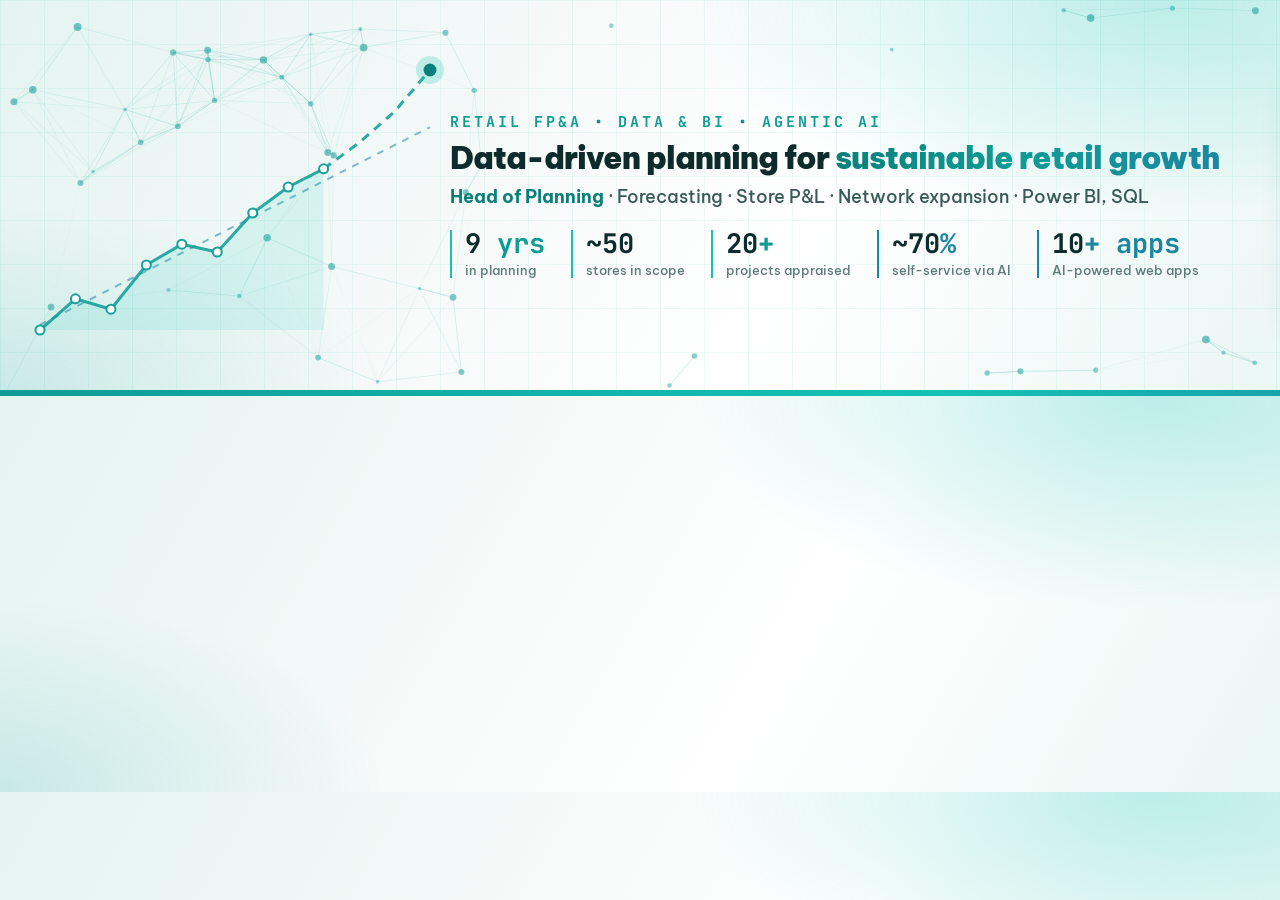
<file: banners/banner.html>
<!doctype html>
<!-- Ảnh bìa LinkedIn (?v=linkedin, 1584×396) và Zalo (?v=zalo, 1280×800), nền sáng, tiếng Anh.
     Xuất ảnh: banners/make-banners.bat -->
<html><head><meta charset="utf-8">
<link rel="stylesheet" href="https://fonts.googleapis.com/css2?family=Be+Vietnam+Pro:wght@400;500;600;700;800;900&family=JetBrains+Mono:wght@500;700&display=swap">
<style>
  :root { --ink: #0D2B2A; --ink-2: #3A5A57; --muted: #5F7C78; --teal: #0E9C95; --teal-d: #0B7F79; --teal-3: #14C3B5; --amber: #1C86A0; --line: rgba(14,156,149,.28); }
  * { margin: 0; padding: 0; box-sizing: border-box; }
  html, body { overflow: hidden; }
  body { font-family: "Be Vietnam Pro", Arial, sans-serif; color: var(--ink); position: relative;
    background: radial-gradient(ellipse 60% 90% at 90% 0%, rgba(20,195,181,.26), transparent 60%), radial-gradient(ellipse 50% 80% at 0% 100%, rgba(15,163,160,.16), transparent 60%), linear-gradient(120deg, #E4F4F1 0%, #F6FAF9 40%, #FFFFFF 62%, #EAF7F4 100%); }
  svg.bg { position: absolute; inset: 0; width: 100%; height: 100%; }
  .grid { position: absolute; inset: 0; background-image: linear-gradient(rgba(14,156,149,.06) 1px, transparent 1px), linear-gradient(90deg, rgba(14,156,149,.06) 1px, transparent 1px); background-size: 44px 44px; }
  .bar { position: absolute; left: 0; right: 0; bottom: 0; height: 6px; background: linear-gradient(90deg, var(--teal), var(--teal-3) 60%, var(--amber)); }
  .kicker { font-family: "JetBrains Mono", monospace; font-weight: 700; color: var(--teal); letter-spacing: 3px; text-transform: uppercase; }
  .kicker span { color: var(--amber); }
  h1 { font-weight: 900; letter-spacing: -1px; line-height: 1.06; color: var(--ink); }
  h1 em { font-style: normal; background: linear-gradient(100deg, var(--teal-d), var(--teal) 45%, var(--amber)); -webkit-background-clip: text; color: transparent; }
  .sub { color: var(--ink-2); font-weight: 500; }
  .sub b { color: var(--teal-d); font-weight: 700; }
  .kpis { display: flex; }
  .kpi { border-left: 2.5px solid var(--teal-3); }
  .kpi b { display: block; font-family: "JetBrains Mono", monospace; font-weight: 700; color: var(--ink); line-height: 1; }
  .kpi b i { font-style: normal; color: var(--teal); }
  .kpi small { display: block; color: var(--muted); line-height: 1.25; font-weight: 500; }
  .kpi.ai { border-left-color: var(--amber); }
  .kpi.ai b i { color: var(--amber); }
  .link { display: flex; align-items: center; background: rgba(255,255,255,.85); border: 1.5px solid var(--line); border-radius: 18px; box-shadow: 0 10px 30px rgba(13,60,56,.10); }
  .qr { background: #fff; border-radius: 10px; flex: none; border: 1px solid rgba(14,156,149,.18); }
  .qr img { display: block; width: 100%; height: 100%; }
  .link .t small { display: block; color: var(--teal); font-weight: 700; letter-spacing: 1.5px; text-transform: uppercase; }
  .link .t b { display: block; color: var(--ink); font-weight: 700; }
  .link .t b span { color: var(--teal); }
  .link .t em { display: block; font-style: normal; color: var(--ink-2); font-weight: 500; }

  /* ===== LinkedIn 1584×396 — ảnh đại diện che góc dưới trái, nội dung dồn sang phải ===== */
  body.linkedin { width: 1584px; height: 396px; }
  .linkedin .wrap { position: absolute; left: 450px; right: 64px; top: 0; bottom: 6px; display: flex; align-items: center; gap: 40px; }
  .linkedin .main { flex: 1; min-width: 0; }
  .linkedin .kicker { font-size: 15px; }
  .linkedin h1 { font-size: 31px; margin: 10px 0 10px; white-space: nowrap; }
  .linkedin .sub { font-size: 18px; white-space: nowrap; }
  .linkedin .kpis { gap: 26px; margin-top: 22px; }
  .linkedin .kpi { padding-left: 13px; }
  .linkedin .kpi b { font-size: 27px; }
  .linkedin .kpi small { font-size: 13px; margin-top: 5px; }
  .linkedin .link { flex-direction: column; gap: 12px; padding: 16px 16px 14px; text-align: center; width: 232px; }
  .linkedin .qr { width: 132px; height: 132px; padding: 9px; }
  .linkedin .link .t small { font-size: 10.5px; letter-spacing: 1px; white-space: nowrap; }
  .linkedin .link .t b { font-size: 13.5px; margin-top: 3px; }
  .linkedin .link .t em { font-size: 12px; margin-top: 4px; }

  /* ===== Zalo 1280×800 — ảnh đại diện che giữa phía dưới, nội dung ở nửa trên ===== */
  body.zalo { width: 1280px; height: 800px; }
  .zalo .wrap { position: absolute; left: 0; right: 0; top: 74px; display: flex; flex-direction: column; align-items: center; text-align: center; }
  .zalo .kicker { font-size: 17px; }
  .zalo h1 { font-size: 58px; margin: 18px 0 14px; max-width: 1000px; }
  .zalo .sub { font-size: 23px; }
  .zalo .kpis { gap: 34px; margin-top: 30px; }
  .zalo .kpi { padding-left: 15px; text-align: left; }
  .zalo .kpi b { font-size: 34px; }
  .zalo .kpi small { font-size: 15px; margin-top: 6px; }
  .zalo .main { display: flex; flex-direction: column; align-items: center; }
  .zalo .link { gap: 18px; padding: 12px 22px 12px 12px; margin-top: 34px; }
  .zalo .qr { width: 92px; height: 92px; padding: 7px; }
  .zalo .link .t { text-align: left; }
  .zalo .link .t small { font-size: 13px; }
  .zalo .link .t b { font-size: 22px; margin-top: 4px; }
  .zalo .link .t em { font-size: 16px; margin-top: 4px; }
</style></head>
<body>
<svg class="bg" id="bg"></svg>
<div class="grid"></div>
<div class="wrap" id="wrap"></div>
<div class="bar"></div>
<script>
  var v = /v=zalo/.test(location.search) ? 'zalo' : 'linkedin';
  document.body.className = v;
  var W = v === 'zalo' ? 1280 : 1584, H = v === 'zalo' ? 800 : 396;
  var URL_TXT = 'tranquangvinh-portfolio<span>.netlify.app</span>';

  var T = {
    linkedin: {
      kicker: 'Retail FP&amp;A <span>•</span> Data &amp; BI <span>•</span> Agentic AI',
      h1: 'Data-driven planning for <em>sustainable retail growth</em>',
      sub: '<b>Head of Planning</b> · Forecasting · Store P&amp;L · Network expansion · Power BI, SQL',
      kpis: [['9', ' yrs', 'in planning'], ['~50', '', 'stores in scope'], ['20', '+', 'projects appraised'], ['~70', '%', 'self-service via AI', 1], ['10', '+ apps', 'AI-powered web apps', 1]],
      link: ['Work portfolio &amp; contact', 'tranquangvinh-portfolio<br><span>.netlify.app</span>', 'trquangvinh39@gmail.com'],
    },
    zalo: {
      kicker: 'Retail FP&amp;A <span>•</span> Data &amp; BI <span>•</span> Agentic AI',
      h1: 'Data-driven planning for<br><em>sustainable retail growth</em>',
      sub: '<b>Head of Planning</b> · Forecasting · Store P&amp;L · Network expansion · Power BI, SQL',
      kpis: [['9', ' yrs', 'in planning'], ['~50', '', 'stores in scope'], ['20', '+', 'projects appraised'], ['~70', '%', 'self-service via AI', 1], ['10', '+ apps', 'AI-powered web apps', 1]],
      link: ['Work portfolio &amp; contact', URL_TXT, 'trquangvinh39@gmail.com'],
    },
  }[v];

  document.getElementById('wrap').innerHTML =
    '<div class="main"><p class="kicker">' + T.kicker + '</p><h1>' + T.h1 + '</h1><p class="sub">' + T.sub + '</p>' +
    '<div class="kpis">' + T.kpis.map(function (k) { return '<div class="kpi' + (k[3] ? ' ai' : '') + '"><b>' + k[0] + '<i>' + k[1] + '</i></b><small>' + k[2] + '</small></div>'; }).join('') + '</div>' +
    (v === 'zalo' ? linkHtml() : '') + '</div>' + (v === 'linkedin' ? linkHtml() : '');
  function linkHtml() { return '<div class="link"><div class="qr"><img src="../cv/qr-portfolio.svg" alt=""></div><div class="t"><small>' + T.link[0] + '</small><b>' + T.link[1] + '</b><em>' + T.link[2] + '</em></div></div>'; }

  // Nền: mạng lưới 50 điểm (= 50 cửa hàng) + đường thực hiện / dự báo / kế hoạch, cố định theo hạt giống
  var seed = 11;
  function rnd() { seed = (seed * 1664525 + 1013904223) >>> 0; return seed / 4294967296; }
  var s = '', pts = [];
  // Vùng đặt điểm: LinkedIn rải bên trái (dưới ảnh đại diện mờ), Zalo rải quanh viền
  for (var i = 0; i < 50; i++) {
    var x, y;
    if (v === 'linkedin') { x = rnd() * 520; y = rnd() * H; if (rnd() < .35) { x = 420 + rnd() * (W - 420); y = rnd() < .5 ? rnd() * 50 : H - rnd() * 60; } }
    else { var side = rnd(); if (side < .35) { x = rnd() * 230; y = rnd() * H; } else if (side < .7) { x = W - rnd() * 230; y = rnd() * H; } else { x = rnd() * W; y = H - rnd() * 210; } }
    pts.push([x, y, 1.6 + rnd() * 2.4]);
  }
  for (var a = 0; a < pts.length; a++) for (var b = a + 1; b < pts.length; b++) {
    var d = Math.hypot(pts[a][0] - pts[b][0], pts[a][1] - pts[b][1]);
    if (d < 140) s += '<line x1="' + pts[a][0] + '" y1="' + pts[a][1] + '" x2="' + pts[b][0] + '" y2="' + pts[b][1] + '" stroke="rgba(14,156,149,' + ((1 - d / 140) * .28).toFixed(3) + ')" stroke-width="1"/>';
  }
  pts.forEach(function (p) { s += '<circle cx="' + p[0] + '" cy="' + p[1] + '" r="' + p[2] + '" fill="rgba(14,156,149,' + (.25 + p[2] / 12).toFixed(2) + ')"/>'; });

  // Biểu đồ thực hiện - dự báo - kế hoạch
  var cx0, cx1, cy0, cy1;
  if (v === 'linkedin') { cx0 = 40; cx1 = 430; cy0 = 330; cy1 = 70; } else { cx0 = 60; cx1 = W - 60; cy0 = 770; cy1 = 560; }
  var act = [0, .12, .08, .25, .33, .3, .45, .55, .62], n = 12;
  function X(i) { return cx0 + (cx1 - cx0) * i / (n - 1); }
  function Y(f) { return cy0 - (cy0 - cy1) * f; }
  var ap = act.map(function (f, i) { return X(i) + ',' + Y(f); }).join(' ');
  var fc = [[8, .62], [9, .72], [10, .84], [11, 1]].map(function (q) { return X(q[0]) + ',' + Y(q[1]); }).join(' ');
  s += '<line x1="' + X(0) + '" y1="' + Y(.02) + '" x2="' + X(11) + '" y2="' + Y(.78) + '" stroke="rgba(28,134,160,.55)" stroke-width="2" stroke-dasharray="7 7"/>';
  s += '<polygon points="' + X(0) + ',' + cy0 + ' ' + ap + ' ' + X(8) + ',' + cy0 + '" fill="rgba(20,195,181,.12)"/>';
  s += '<polyline points="' + ap + '" fill="none" stroke="rgba(14,156,149,.85)" stroke-width="3" stroke-linejoin="round"/>';
  s += '<polyline points="' + fc + '" fill="none" stroke="rgba(14,156,149,.85)" stroke-width="3" stroke-dasharray="9 7"/>';
  act.forEach(function (f, i) { s += '<circle cx="' + X(i) + '" cy="' + Y(f) + '" r="4.5" fill="#fff" stroke="rgba(14,156,149,.95)" stroke-width="2"/>'; });
  s += '<circle cx="' + X(11) + '" cy="' + Y(1) + '" r="14" fill="rgba(20,195,181,.22)"/><circle cx="' + X(11) + '" cy="' + Y(1) + '" r="6.5" fill="#0B7F79"/>';
  var bg = document.getElementById('bg');
  bg.setAttribute('viewBox', '0 0 ' + W + ' ' + H);
  bg.innerHTML = s;
</script>
</body></html>
</file>
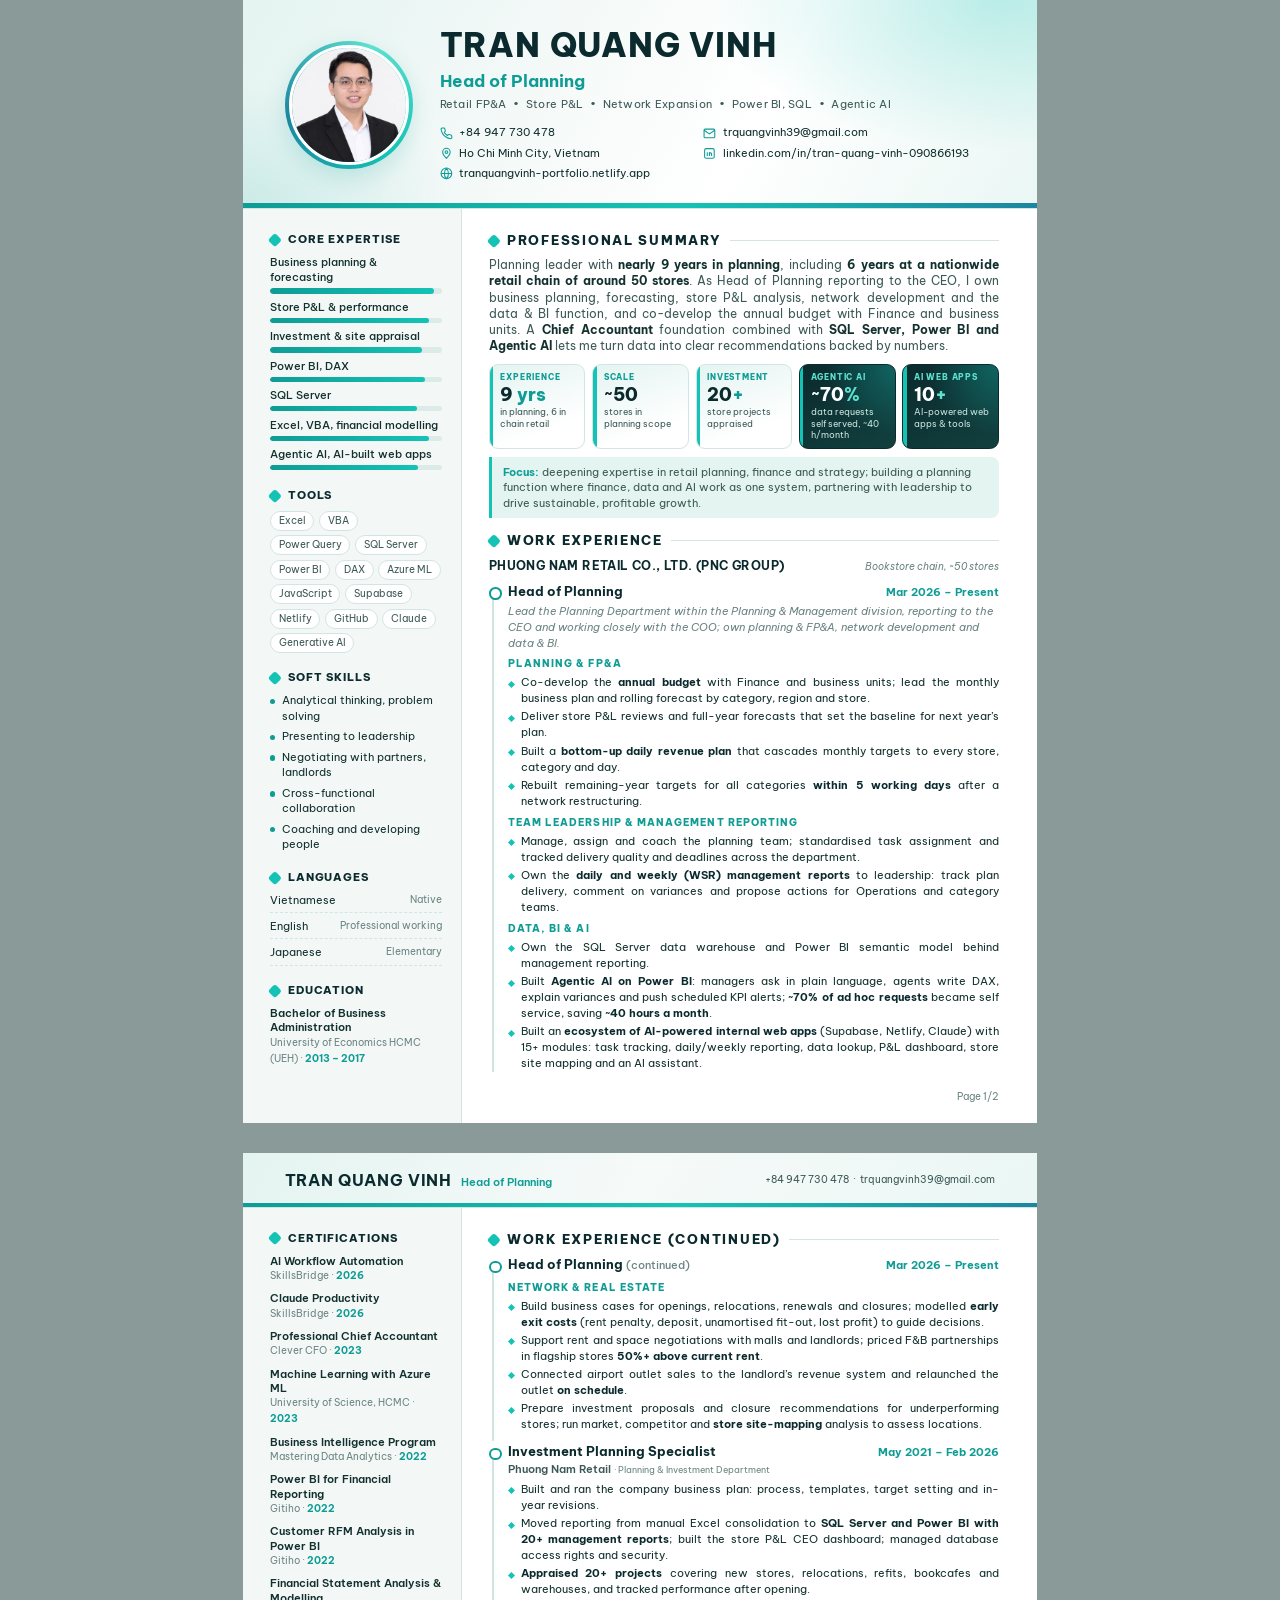
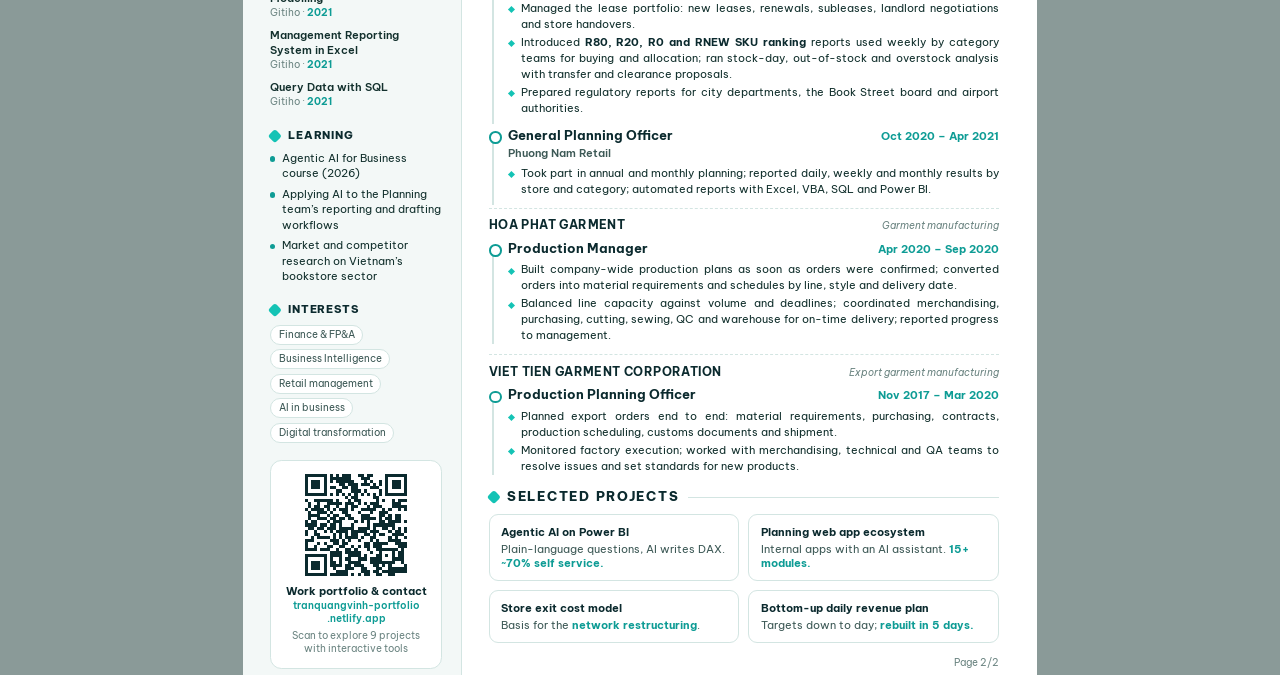
<file: cv/cv-en.html>
<!doctype html>
<html lang="en">
<head>
<meta charset="utf-8">
<title>CV Tran Quang Vinh — Head of Planning</title>
<link rel="stylesheet" href="https://fonts.googleapis.com/css2?family=Be+Vietnam+Pro:ital,wght@0,400;0,500;0,600;0,700;0,800;1,400&display=swap">
<link rel="stylesheet" href="cv.css">
</head>
<body>

<!-- ======================= PAGE 1 ======================= -->
<section class="page">
  <header class="hd">
    <div class="photo"><img src="../web/assets/avatar.jpg" alt="Tran Quang Vinh"></div>
    <div class="hd-main">
      <h1>TRAN QUANG VINH</h1>
      <p class="role">Head of Planning</p>
      <p class="tags">Retail FP&amp;A &nbsp;•&nbsp; Store P&amp;L &nbsp;•&nbsp; Network Expansion &nbsp;•&nbsp; Power BI, SQL &nbsp;•&nbsp; Agentic AI</p>
      <div class="contacts">
        <span><svg viewBox="0 0 24 24"><path d="M22 16.9v3a2 2 0 0 1-2.2 2 19.8 19.8 0 0 1-8.6-3.1 19.5 19.5 0 0 1-6-6A19.8 19.8 0 0 1 2.1 4.2 2 2 0 0 1 4.1 2h3a2 2 0 0 1 2 1.7c.1.9.4 1.8.7 2.7a2 2 0 0 1-.5 2.1L8 9.8a16 16 0 0 0 6 6l1.3-1.3a2 2 0 0 1 2.1-.4c.9.3 1.8.6 2.7.7a2 2 0 0 1 1.7 2z"/></svg>+84 947 730 478</span>
        <span><svg viewBox="0 0 24 24"><rect x="2" y="4" width="20" height="16" rx="2"/><path d="m22 6-10 7L2 6"/></svg>trquangvinh39@gmail.com</span>
        <span><svg viewBox="0 0 24 24"><path d="M12 21s-7-6.2-7-11.5A7 7 0 0 1 19 9.5C19 14.8 12 21 12 21z"/><circle cx="12" cy="9.5" r="2.5"/></svg>Ho Chi Minh City, Vietnam</span>
        <span><svg viewBox="0 0 24 24"><rect x="3" y="3" width="18" height="18" rx="3"/><path d="M8 10v7M8 7v.01M12 17v-4a2 2 0 0 1 4 0v4M12 10v7"/></svg><a href="https://www.linkedin.com/in/tran-quang-vinh-090866193/">linkedin.com/in/tran-quang-vinh-090866193</a></span>
        <span><svg viewBox="0 0 24 24"><circle cx="12" cy="12" r="10"/><path d="M2 12h20M12 2a15 15 0 0 1 0 20M12 2a15 15 0 0 0 0 20"/></svg><a href="https://tranquangvinh-portfolio.netlify.app/#en">tranquangvinh-portfolio.netlify.app</a></span>
      </div>
    </div>
  </header>

  <div class="body">
    <aside class="side">
      <div>
        <h2>Core Expertise</h2>
        <div class="bars">
          <div class="bar-row"><div>Business planning &amp; forecasting</div><div class="bar"><i style="width:95%"></i></div></div>
          <div class="bar-row"><div>Store P&amp;L &amp; performance</div><div class="bar"><i style="width:92%"></i></div></div>
          <div class="bar-row"><div>Investment &amp; site appraisal</div><div class="bar"><i style="width:88%"></i></div></div>
          <div class="bar-row"><div>Power BI, DAX</div><div class="bar"><i style="width:90%"></i></div></div>
          <div class="bar-row"><div>SQL Server</div><div class="bar"><i style="width:85%"></i></div></div>
          <div class="bar-row"><div>Excel, VBA, financial modelling</div><div class="bar"><i style="width:92%"></i></div></div>
          <div class="bar-row"><div>Agentic AI, AI-built web apps</div><div class="bar"><i style="width:86%"></i></div></div>
        </div>
      </div>

      <div>
        <h2>Tools</h2>
        <div class="chips">
          <span class="chip">Excel</span><span class="chip">VBA</span><span class="chip">Power Query</span><span class="chip">SQL Server</span><span class="chip">Power BI</span><span class="chip">DAX</span><span class="chip">Azure ML</span><span class="chip">JavaScript</span><span class="chip">Supabase</span><span class="chip">Netlify</span><span class="chip">GitHub</span><span class="chip">Claude</span><span class="chip">Generative AI</span>
        </div>
      </div>

      <div>
        <h2>Soft Skills</h2>
        <ul class="list">
          <li>Analytical thinking, problem solving</li>
          <li>Presenting to leadership</li>
          <li>Negotiating with partners, landlords</li>
          <li>Cross-functional collaboration</li>
          <li>Coaching and developing people</li>
        </ul>
      </div>

      <div>
        <h2>Languages</h2>
        <div class="lang">
          <div><span>Vietnamese</span><small>Native</small></div>
          <div><span>English</span><small>Professional working</small></div>
          <div><span>Japanese</span><small>Elementary</small></div>
        </div>
      </div>

      <div>
        <h2>Education</h2>
        <div class="cert"><b>Bachelor of Business Administration</b><small>University of Economics HCMC (UEH) · <em>2013 – 2017</em></small></div>
      </div>
    </aside>

    <main class="main">
      <section>
        <h2>Professional Summary</h2>
        <p class="summary">Planning leader with <b>nearly 9 years in planning</b>, including <b>6 years at a nationwide retail chain of around 50 stores</b>. As Head of Planning reporting to the CEO, I own business planning, forecasting, store P&amp;L analysis, network development and the data &amp; BI function, and co-develop the annual budget with Finance and business units. A <b>Chief Accountant</b> foundation combined with <b>SQL Server, Power BI and Agentic AI</b> lets me turn data into clear recommendations backed by numbers.</p>
        <div class="kpis">
          <div class="kpi"><i>Experience</i><b>9 <em>yrs</em></b><span>in planning, 6 in chain retail</span></div>
          <div class="kpi"><i>Scale</i><b>~50</b><span>stores in planning scope</span></div>
          <div class="kpi"><i>Investment</i><b>20<em>+</em></b><span>store projects appraised</span></div>
          <div class="kpi ai"><i>Agentic AI</i><b>~70<em>%</em></b><span>data requests self served, ~40 h/month</span></div>
          <div class="kpi ai"><i>AI Web Apps</i><b>10<em>+</em></b><span>AI-powered web apps &amp; tools</span></div>
        </div>
        <p class="goal"><b>Focus:</b> deepening expertise in retail planning, finance and strategy; building a planning function where finance, data and AI work as one system, partnering with leadership to drive sustainable, profitable growth.</p>
      </section>

      <section>
        <h2>Work Experience</h2>
        <div class="co-hd" style="margin-bottom:2mm"><b>PHUONG NAM RETAIL CO., LTD. (PNC GROUP)</b><small>Bookstore chain, ~50 stores</small></div>

        <div class="job">
          <div class="job-hd"><span class="job-role">Head of Planning</span><span class="job-date">Mar 2026 – Present</span></div>
          <p class="job-sum">Lead the Planning Department within the Planning &amp; Management division, reporting to the CEO and working closely with the COO; own planning &amp; FP&amp;A, network development and data &amp; BI.</p>

          <p class="grp">Planning &amp; FP&amp;A</p>
          <ul class="pts">
            <li>Co-develop the <b>annual budget</b> with Finance and business units; lead the monthly business plan and rolling forecast by category, region and store.</li>
            <li>Deliver store P&amp;L reviews and full-year forecasts that set the baseline for next year’s plan.</li>
            <li>Built a <b>bottom-up daily revenue plan</b> that cascades monthly targets to every store, category and day.</li>
            <li>Rebuilt remaining-year targets for all categories <b>within 5 working days</b> after a network restructuring.</li>
          </ul>

          <p class="grp">Team Leadership &amp; Management Reporting</p>
          <ul class="pts">
            <li>Manage, assign and coach the planning team; standardised task assignment and tracked delivery quality and deadlines across the department.</li>
            <li>Own the <b>daily and weekly (WSR) management reports</b> to leadership: track plan delivery, comment on variances and propose actions for Operations and category teams.</li>
          </ul>

          <p class="grp">Data, BI &amp; AI</p>
          <ul class="pts">
            <li>Own the SQL Server data warehouse and Power BI semantic model behind management reporting.</li>
            <li>Built <b>Agentic AI on Power BI</b>: managers ask in plain language, agents write DAX, explain variances and push scheduled KPI alerts; <b>~70% of ad hoc requests</b> became self service, saving <b>~40 hours a month</b>.</li>
            <li>Built an <b>ecosystem of AI-powered internal web apps</b> (Supabase, Netlify, Claude) with 15+ modules: task tracking, daily/weekly reporting, data lookup, P&amp;L dashboard, store site mapping and an AI assistant.</li>
          </ul>

        </div>
      </section>
      <p class="foot">Page 1/2</p>
    </main>
  </div>
</section>

<!-- ======================= PAGE 2 ======================= -->
<section class="page">
  <header class="hd2"><b>TRAN QUANG VINH<small>Head of Planning</small></b><span>+84 947 730 478 &nbsp;·&nbsp; trquangvinh39@gmail.com</span></header>

  <div class="body">
    <aside class="side">
      <div>
        <h2>Certifications</h2>
        <div class="certs">
          <div class="cert"><b>AI Workflow Automation</b><small>SkillsBridge · <em>2026</em></small></div>
          <div class="cert"><b>Claude Productivity</b><small>SkillsBridge · <em>2026</em></small></div>
          <div class="cert"><b>Professional Chief Accountant</b><small>Clever CFO · <em>2023</em></small></div>
          <div class="cert"><b>Machine Learning with Azure ML</b><small>University of Science, HCMC · <em>2023</em></small></div>
          <div class="cert"><b>Business Intelligence Program</b><small>Mastering Data Analytics · <em>2022</em></small></div>
          <div class="cert"><b>Power BI for Financial Reporting</b><small>Gitiho · <em>2022</em></small></div>
          <div class="cert"><b>Customer RFM Analysis in Power BI</b><small>Gitiho · <em>2022</em></small></div>
          <div class="cert"><b>Financial Statement Analysis &amp; Modelling</b><small>Gitiho · <em>2021</em></small></div>
          <div class="cert"><b>Management Reporting System in Excel</b><small>Gitiho · <em>2021</em></small></div>
          <div class="cert"><b>Query Data with SQL</b><small>Gitiho · <em>2021</em></small></div>
        </div>
      </div>

      <div>
        <h2>Learning</h2>
        <ul class="list">
          <li>Agentic AI for Business course (2026)</li>
          <li>Applying AI to the Planning team’s reporting and drafting workflows</li>
          <li>Market and competitor research on Vietnam’s bookstore sector</li>
        </ul>
      </div>

      <div>
        <h2>Interests</h2>
        <div class="chips">
          <span class="chip">Finance &amp; FP&amp;A</span><span class="chip">Business Intelligence</span><span class="chip">Retail management</span><span class="chip">AI in business</span><span class="chip">Digital transformation</span>
        </div>
      </div>

      <div class="qr-box">
        <img src="qr-portfolio.svg" alt="Portfolio QR code">
        <b>Work portfolio &amp; contact</b>
        <a href="https://tranquangvinh-portfolio.netlify.app/#en">tranquangvinh-portfolio<br>.netlify.app</a>
        <small>Scan to explore 9 projects with interactive tools</small>
      </div>
    </aside>

    <main class="main">
      <section>
        <h2>Work Experience (continued)</h2>

        <div class="job">
          <div class="job-hd"><span class="job-role">Head of Planning <small style="font-weight:500;color:var(--muted);font-size:8pt">(continued)</small></span><span class="job-date">Mar 2026 – Present</span></div>
          <p class="grp">Network &amp; Real Estate</p>
          <ul class="pts">
            <li>Build business cases for openings, relocations, renewals and closures; modelled <b>early exit costs</b> (rent penalty, deposit, unamortised fit-out, lost profit) to guide decisions.</li>
            <li>Support rent and space negotiations with malls and landlords; priced F&amp;B partnerships in flagship stores <b>50%+ above current rent</b>.</li>
            <li>Connected airport outlet sales to the landlord’s revenue system and relaunched the outlet <b>on schedule</b>.</li>
            <li>Prepare investment proposals and closure recommendations for underperforming stores; run market, competitor and <b>store site-mapping</b> analysis to assess locations.</li>
          </ul>
        </div>

        <div class="job">
          <div class="job-hd"><span class="job-role">Investment Planning Specialist</span><span class="job-date">May 2021 – Feb 2026</span></div>
          <p class="job-org">Phuong Nam Retail <small>· Planning &amp; Investment Department</small></p>
          <ul class="pts">
            <li>Built and ran the company business plan: process, templates, target setting and in-year revisions.</li>
            <li>Moved reporting from manual Excel consolidation to <b>SQL Server and Power BI with 20+ management reports</b>; built the store P&amp;L CEO dashboard; managed database access rights and security.</li>
            <li><b>Appraised 20+ projects</b> covering new stores, relocations, refits, bookcafes and warehouses, and tracked performance after opening.</li>
            <li>Managed the lease portfolio: new leases, renewals, subleases, landlord negotiations and store handovers.</li>
            <li>Introduced <b>R80, R20, R0 and RNEW SKU ranking</b> reports used weekly by category teams for buying and allocation; ran stock-day, out-of-stock and overstock analysis with transfer and clearance proposals.</li>
            <li>Prepared regulatory reports for city departments, the Book Street board and airport authorities.</li>
          </ul>
        </div>

        <div class="job">
          <div class="job-hd"><span class="job-role">General Planning Officer</span><span class="job-date">Oct 2020 – Apr 2021</span></div>
          <p class="job-org">Phuong Nam Retail</p>
          <ul class="pts">
            <li>Took part in annual and monthly planning; reported daily, weekly and monthly results by store and category; automated reports with Excel, VBA, SQL and Power BI.</li>
          </ul>
        </div>

        <div class="co">
          <div class="co-hd"><b>HOA PHAT GARMENT</b><small>Garment manufacturing</small></div>
          <div class="job" style="margin-top:1.6mm">
            <div class="job-hd"><span class="job-role">Production Manager</span><span class="job-date">Apr 2020 – Sep 2020</span></div>
            <ul class="pts">
              <li>Built company-wide production plans as soon as orders were confirmed; converted orders into material requirements and schedules by line, style and delivery date.</li>
              <li>Balanced line capacity against volume and deadlines; coordinated merchandising, purchasing, cutting, sewing, QC and warehouse for on-time delivery; reported progress to management.</li>
            </ul>
          </div>
        </div>

        <div class="co">
          <div class="co-hd"><b>VIET TIEN GARMENT CORPORATION</b><small>Export garment manufacturing</small></div>
          <div class="job" style="margin-top:1.6mm">
            <div class="job-hd"><span class="job-role">Production Planning Officer</span><span class="job-date">Nov 2017 – Mar 2020</span></div>
            <ul class="pts">
              <li>Planned export orders end to end: material requirements, purchasing, contracts, production scheduling, customs documents and shipment.</li>
              <li>Monitored factory execution; worked with merchandising, technical and QA teams to resolve issues and set standards for new products.</li>
            </ul>
          </div>
        </div>
      </section>

      <section>
        <h2>Selected Projects</h2>
        <div class="projects">
          <div class="proj"><b>Agentic AI on Power BI</b><p>Plain-language questions, AI writes DAX. <em>~70% self service.</em></p></div>
          <div class="proj"><b>Planning web app ecosystem</b><p>Internal apps with an AI assistant. <em>15+ modules.</em></p></div>
          <div class="proj"><b>Store exit cost model</b><p>Basis for the <em>network restructuring</em>.</p></div>
          <div class="proj"><b>Bottom-up daily revenue plan</b><p>Targets down to day; <em>rebuilt in 5 days.</em></p></div>
        </div>
      </section>
      <p class="foot">Page 2/2</p>
    </main>
  </div>
</section>
</body>
</html>
</file>
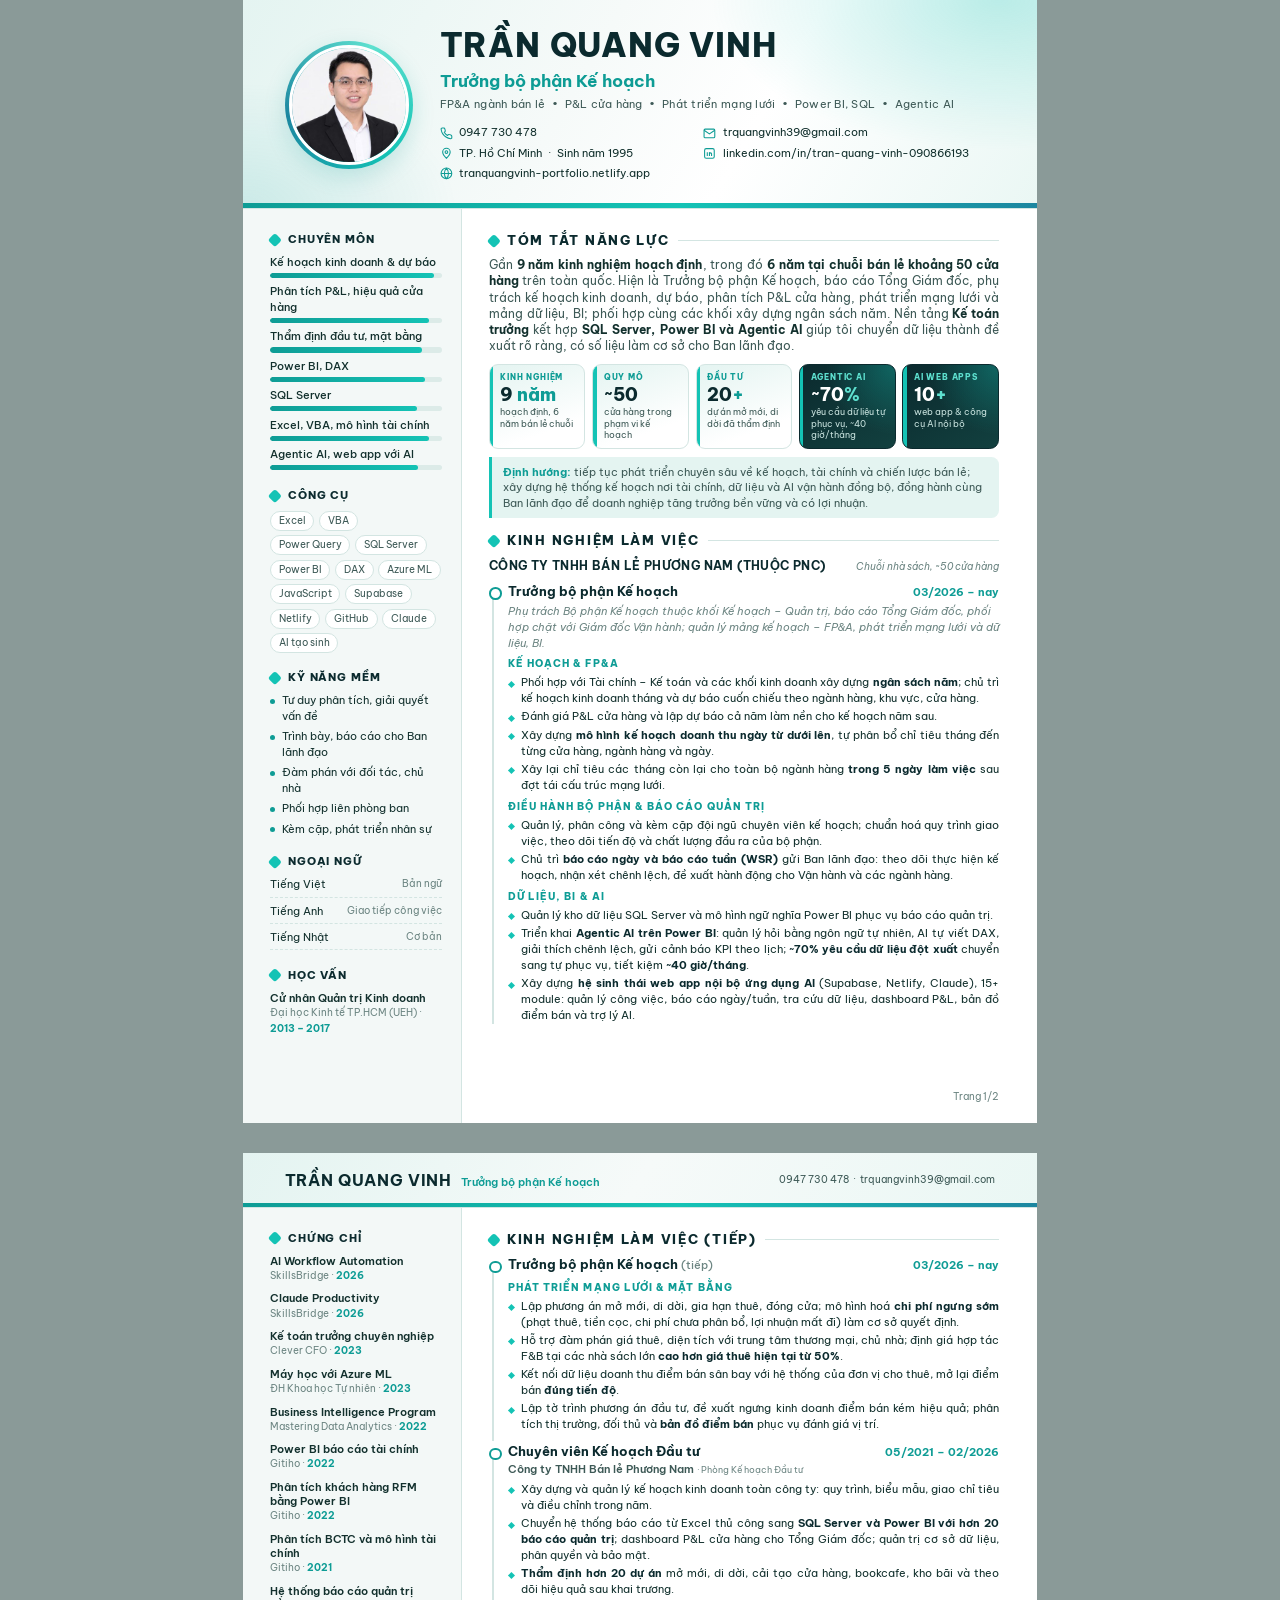
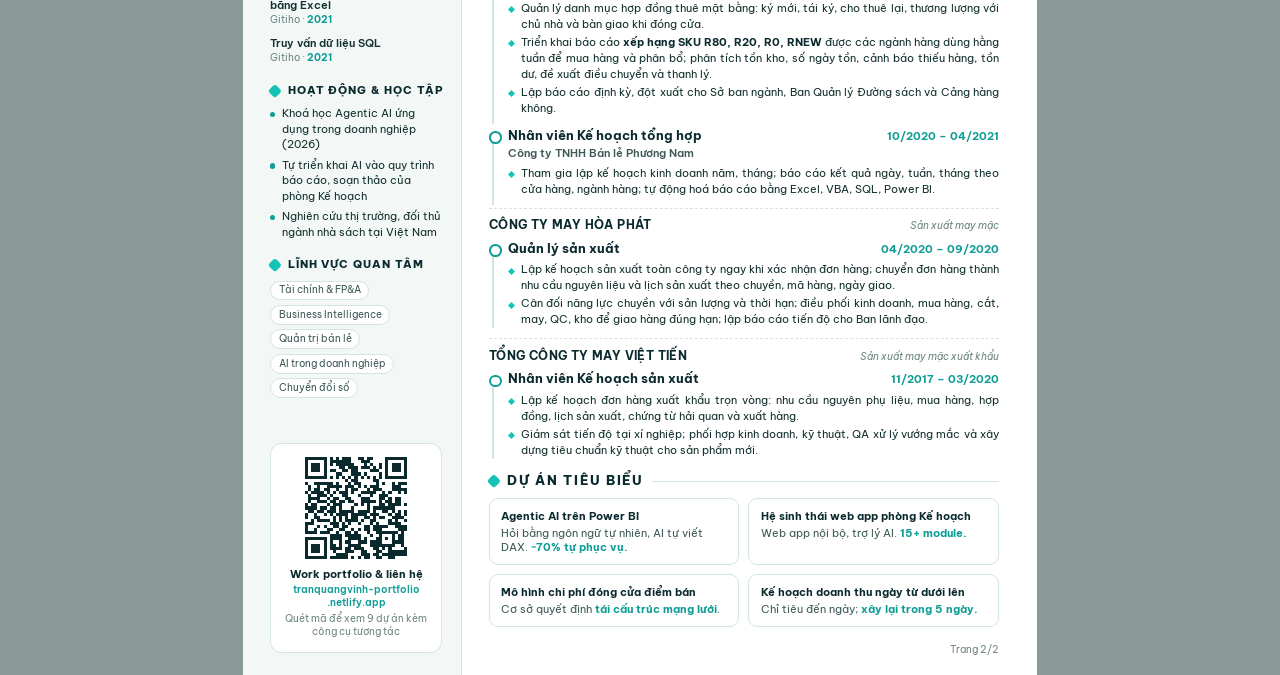
<file: cv/cv-vi.html>
<!doctype html>
<html lang="vi">
<head>
<meta charset="utf-8">
<title>CV Trần Quang Vinh — Trưởng bộ phận Kế hoạch</title>
<link rel="stylesheet" href="https://fonts.googleapis.com/css2?family=Be+Vietnam+Pro:ital,wght@0,400;0,500;0,600;0,700;0,800;1,400&display=swap">
<link rel="stylesheet" href="cv.css">
</head>
<body>

<!-- ======================= TRANG 1 ======================= -->
<section class="page">
  <header class="hd">
    <div class="photo"><img src="../web/assets/avatar.jpg" alt="Trần Quang Vinh"></div>
    <div class="hd-main">
      <h1>TRẦN QUANG VINH</h1>
      <p class="role">Trưởng bộ phận Kế hoạch</p>
      <p class="tags">FP&amp;A ngành bán lẻ &nbsp;•&nbsp; P&amp;L cửa hàng &nbsp;•&nbsp; Phát triển mạng lưới &nbsp;•&nbsp; Power BI, SQL &nbsp;•&nbsp; Agentic AI</p>
      <div class="contacts">
        <span><svg viewBox="0 0 24 24"><path d="M22 16.9v3a2 2 0 0 1-2.2 2 19.8 19.8 0 0 1-8.6-3.1 19.5 19.5 0 0 1-6-6A19.8 19.8 0 0 1 2.1 4.2 2 2 0 0 1 4.1 2h3a2 2 0 0 1 2 1.7c.1.9.4 1.8.7 2.7a2 2 0 0 1-.5 2.1L8 9.8a16 16 0 0 0 6 6l1.3-1.3a2 2 0 0 1 2.1-.4c.9.3 1.8.6 2.7.7a2 2 0 0 1 1.7 2z"/></svg>0947 730 478</span>
        <span><svg viewBox="0 0 24 24"><rect x="2" y="4" width="20" height="16" rx="2"/><path d="m22 6-10 7L2 6"/></svg>trquangvinh39@gmail.com</span>
        <span><svg viewBox="0 0 24 24"><path d="M12 21s-7-6.2-7-11.5A7 7 0 0 1 19 9.5C19 14.8 12 21 12 21z"/><circle cx="12" cy="9.5" r="2.5"/></svg>TP. Hồ Chí Minh &nbsp;·&nbsp; Sinh năm 1995</span>
        <span><svg viewBox="0 0 24 24"><rect x="3" y="3" width="18" height="18" rx="3"/><path d="M8 10v7M8 7v.01M12 17v-4a2 2 0 0 1 4 0v4M12 10v7"/></svg><a href="https://www.linkedin.com/in/tran-quang-vinh-090866193/">linkedin.com/in/tran-quang-vinh-090866193</a></span>
        <span><svg viewBox="0 0 24 24"><circle cx="12" cy="12" r="10"/><path d="M2 12h20M12 2a15 15 0 0 1 0 20M12 2a15 15 0 0 0 0 20"/></svg><a href="https://tranquangvinh-portfolio.netlify.app">tranquangvinh-portfolio.netlify.app</a></span>
      </div>
    </div>
  </header>

  <div class="body">
    <aside class="side">
      <div>
        <h2>Chuyên môn</h2>
        <div class="bars">
          <div class="bar-row"><div>Kế hoạch kinh doanh &amp; dự báo</div><div class="bar"><i style="width:95%"></i></div></div>
          <div class="bar-row"><div>Phân tích P&amp;L, hiệu quả cửa hàng</div><div class="bar"><i style="width:92%"></i></div></div>
          <div class="bar-row"><div>Thẩm định đầu tư, mặt bằng</div><div class="bar"><i style="width:88%"></i></div></div>
          <div class="bar-row"><div>Power BI, DAX</div><div class="bar"><i style="width:90%"></i></div></div>
          <div class="bar-row"><div>SQL Server</div><div class="bar"><i style="width:85%"></i></div></div>
          <div class="bar-row"><div>Excel, VBA, mô hình tài chính</div><div class="bar"><i style="width:92%"></i></div></div>
          <div class="bar-row"><div>Agentic AI, web app với AI</div><div class="bar"><i style="width:86%"></i></div></div>
        </div>
      </div>

      <div>
        <h2>Công cụ</h2>
        <div class="chips">
          <span class="chip">Excel</span><span class="chip">VBA</span><span class="chip">Power Query</span><span class="chip">SQL Server</span><span class="chip">Power BI</span><span class="chip">DAX</span><span class="chip">Azure ML</span><span class="chip">JavaScript</span><span class="chip">Supabase</span><span class="chip">Netlify</span><span class="chip">GitHub</span><span class="chip">Claude</span><span class="chip">AI tạo sinh</span>
        </div>
      </div>

      <div>
        <h2>Kỹ năng mềm</h2>
        <ul class="list">
          <li>Tư duy phân tích, giải quyết vấn đề</li>
          <li>Trình bày, báo cáo cho Ban lãnh đạo</li>
          <li>Đàm phán với đối tác, chủ nhà</li>
          <li>Phối hợp liên phòng ban</li>
          <li>Kèm cặp, phát triển nhân sự</li>
        </ul>
      </div>

      <div>
        <h2>Ngoại ngữ</h2>
        <div class="lang">
          <div><span>Tiếng Việt</span><small>Bản ngữ</small></div>
          <div><span>Tiếng Anh</span><small>Giao tiếp công việc</small></div>
          <div><span>Tiếng Nhật</span><small>Cơ bản</small></div>
        </div>
      </div>

      <div>
        <h2>Học vấn</h2>
        <div class="cert"><b>Cử nhân Quản trị Kinh doanh</b><small>Đại học Kinh tế TP.HCM (UEH) · <em>2013 – 2017</em></small></div>
      </div>
    </aside>

    <main class="main">
      <section>
        <h2>Tóm tắt năng lực</h2>
        <p class="summary">Gần <b>9 năm kinh nghiệm hoạch định</b>, trong đó <b>6 năm tại chuỗi bán lẻ khoảng 50 cửa hàng</b> trên toàn quốc. Hiện là Trưởng bộ phận Kế hoạch, báo cáo Tổng Giám đốc, phụ trách kế hoạch kinh doanh, dự báo, phân tích P&amp;L cửa hàng, phát triển mạng lưới và mảng dữ liệu, BI; phối hợp cùng các khối xây dựng ngân sách năm. Nền tảng <b>Kế toán trưởng</b> kết hợp <b>SQL Server, Power BI và Agentic AI</b> giúp tôi chuyển dữ liệu thành đề xuất rõ ràng, có số liệu làm cơ sở cho Ban lãnh đạo.</p>
        <div class="kpis">
          <div class="kpi"><i>Kinh nghiệm</i><b>9 <em>năm</em></b><span>hoạch định, 6 năm bán lẻ chuỗi</span></div>
          <div class="kpi"><i>Quy mô</i><b>~50</b><span>cửa hàng trong phạm vi kế hoạch</span></div>
          <div class="kpi"><i>Đầu tư</i><b>20<em>+</em></b><span>dự án mở mới, di dời đã thẩm định</span></div>
          <div class="kpi ai"><i>Agentic AI</i><b>~70<em>%</em></b><span>yêu cầu dữ liệu tự phục vụ, ~40 giờ/tháng</span></div>
          <div class="kpi ai"><i>AI Web Apps</i><b>10<em>+</em></b><span>web app &amp; công cụ AI nội bộ</span></div>
        </div>
        <p class="goal"><b>Định hướng:</b> tiếp tục phát triển chuyên sâu về kế hoạch, tài chính và chiến lược bán lẻ; xây dựng hệ thống kế hoạch nơi tài chính, dữ liệu và AI vận hành đồng bộ, đồng hành cùng Ban lãnh đạo để doanh nghiệp tăng trưởng bền vững và có lợi nhuận.</p>
      </section>

      <section>
        <h2>Kinh nghiệm làm việc</h2>
        <div class="co-hd" style="margin-bottom:2mm"><b>CÔNG TY TNHH BÁN LẺ PHƯƠNG NAM (THUỘC PNC)</b><small>Chuỗi nhà sách, ~50 cửa hàng</small></div>

        <div class="job">
          <div class="job-hd"><span class="job-role">Trưởng bộ phận Kế hoạch</span><span class="job-date">03/2026 – nay</span></div>
          <p class="job-sum">Phụ trách Bộ phận Kế hoạch thuộc khối Kế hoạch – Quản trị, báo cáo Tổng Giám đốc, phối hợp chặt với Giám đốc Vận hành; quản lý mảng kế hoạch – FP&amp;A, phát triển mạng lưới và dữ liệu, BI.</p>

          <p class="grp">Kế hoạch &amp; FP&amp;A</p>
          <ul class="pts">
            <li>Phối hợp với Tài chính – Kế toán và các khối kinh doanh xây dựng <b>ngân sách năm</b>; chủ trì kế hoạch kinh doanh tháng và dự báo cuốn chiếu theo ngành hàng, khu vực, cửa hàng.</li>
            <li>Đánh giá P&amp;L cửa hàng và lập dự báo cả năm làm nền cho kế hoạch năm sau.</li>
            <li>Xây dựng <b>mô hình kế hoạch doanh thu ngày từ dưới lên</b>, tự phân bổ chỉ tiêu tháng đến từng cửa hàng, ngành hàng và ngày.</li>
            <li>Xây lại chỉ tiêu các tháng còn lại cho toàn bộ ngành hàng <b>trong 5 ngày làm việc</b> sau đợt tái cấu trúc mạng lưới.</li>
          </ul>

          <p class="grp">Điều hành bộ phận &amp; báo cáo quản trị</p>
          <ul class="pts">
            <li>Quản lý, phân công và kèm cặp đội ngũ chuyên viên kế hoạch; chuẩn hoá quy trình giao việc, theo dõi tiến độ và chất lượng đầu ra của bộ phận.</li>
            <li>Chủ trì <b>báo cáo ngày và báo cáo tuần (WSR)</b> gửi Ban lãnh đạo: theo dõi thực hiện kế hoạch, nhận xét chênh lệch, đề xuất hành động cho Vận hành và các ngành hàng.</li>
          </ul>

          <p class="grp">Dữ liệu, BI &amp; AI</p>
          <ul class="pts">
            <li>Quản lý kho dữ liệu SQL Server và mô hình ngữ nghĩa Power BI phục vụ báo cáo quản trị.</li>
            <li>Triển khai <b>Agentic AI trên Power BI</b>: quản lý hỏi bằng ngôn ngữ tự nhiên, AI tự viết DAX, giải thích chênh lệch, gửi cảnh báo KPI theo lịch; <b>~70% yêu cầu dữ liệu đột xuất</b> chuyển sang tự phục vụ, tiết kiệm <b>~40 giờ/tháng</b>.</li>
            <li>Xây dựng <b>hệ sinh thái web app nội bộ ứng dụng AI</b> (Supabase, Netlify, Claude), 15+ module: quản lý công việc, báo cáo ngày/tuần, tra cứu dữ liệu, dashboard P&amp;L, bản đồ điểm bán và trợ lý AI.</li>
          </ul>

        </div>
      </section>
      <p class="foot">Trang 1/2</p>
    </main>
  </div>
</section>

<!-- ======================= TRANG 2 ======================= -->
<section class="page">
  <header class="hd2"><b>TRẦN QUANG VINH<small>Trưởng bộ phận Kế hoạch</small></b><span>0947 730 478 &nbsp;·&nbsp; trquangvinh39@gmail.com</span></header>

  <div class="body">
    <aside class="side">
      <div>
        <h2>Chứng chỉ</h2>
        <div class="certs">
          <div class="cert"><b>AI Workflow Automation</b><small>SkillsBridge · <em>2026</em></small></div>
          <div class="cert"><b>Claude Productivity</b><small>SkillsBridge · <em>2026</em></small></div>
          <div class="cert"><b>Kế toán trưởng chuyên nghiệp</b><small>Clever CFO · <em>2023</em></small></div>
          <div class="cert"><b>Máy học với Azure ML</b><small>ĐH Khoa học Tự nhiên · <em>2023</em></small></div>
          <div class="cert"><b>Business Intelligence Program</b><small>Mastering Data Analytics · <em>2022</em></small></div>
          <div class="cert"><b>Power BI báo cáo tài chính</b><small>Gitiho · <em>2022</em></small></div>
          <div class="cert"><b>Phân tích khách hàng RFM bằng Power BI</b><small>Gitiho · <em>2022</em></small></div>
          <div class="cert"><b>Phân tích BCTC và mô hình tài chính</b><small>Gitiho · <em>2021</em></small></div>
          <div class="cert"><b>Hệ thống báo cáo quản trị bằng Excel</b><small>Gitiho · <em>2021</em></small></div>
          <div class="cert"><b>Truy vấn dữ liệu SQL</b><small>Gitiho · <em>2021</em></small></div>
        </div>
      </div>

      <div>
        <h2>Hoạt động &amp; học tập</h2>
        <ul class="list">
          <li>Khoá học Agentic AI ứng dụng trong doanh nghiệp (2026)</li>
          <li>Tự triển khai AI vào quy trình báo cáo, soạn thảo của phòng Kế hoạch</li>
          <li>Nghiên cứu thị trường, đối thủ ngành nhà sách tại Việt Nam</li>
        </ul>
      </div>

      <div>
        <h2>Lĩnh vực quan tâm</h2>
        <div class="chips">
          <span class="chip">Tài chính &amp; FP&amp;A</span><span class="chip">Business Intelligence</span><span class="chip">Quản trị bán lẻ</span><span class="chip">AI trong doanh nghiệp</span><span class="chip">Chuyển đổi số</span>
        </div>
      </div>

      <div class="qr-box">
        <img src="qr-portfolio.svg" alt="QR portfolio">
        <b>Work portfolio &amp; liên hệ</b>
        <a href="https://tranquangvinh-portfolio.netlify.app">tranquangvinh-portfolio<br>.netlify.app</a>
        <small>Quét mã để xem 9 dự án kèm công cụ tương tác</small>
      </div>
    </aside>

    <main class="main">
      <section>
        <h2>Kinh nghiệm làm việc (tiếp)</h2>

        <div class="job">
          <div class="job-hd"><span class="job-role">Trưởng bộ phận Kế hoạch <small style="font-weight:500;color:var(--muted);font-size:8pt">(tiếp)</small></span><span class="job-date">03/2026 – nay</span></div>
          <p class="grp">Phát triển mạng lưới &amp; mặt bằng</p>
          <ul class="pts">
            <li>Lập phương án mở mới, di dời, gia hạn thuê, đóng cửa; mô hình hoá <b>chi phí ngưng sớm</b> (phạt thuê, tiền cọc, chi phí chưa phân bổ, lợi nhuận mất đi) làm cơ sở quyết định.</li>
            <li>Hỗ trợ đàm phán giá thuê, diện tích với trung tâm thương mại, chủ nhà; định giá hợp tác F&amp;B tại các nhà sách lớn <b>cao hơn giá thuê hiện tại từ 50%</b>.</li>
            <li>Kết nối dữ liệu doanh thu điểm bán sân bay với hệ thống của đơn vị cho thuê, mở lại điểm bán <b>đúng tiến độ</b>.</li>
            <li>Lập tờ trình phương án đầu tư, đề xuất ngưng kinh doanh điểm bán kém hiệu quả; phân tích thị trường, đối thủ và <b>bản đồ điểm bán</b> phục vụ đánh giá vị trí.</li>
          </ul>
        </div>

        <div class="job">
          <div class="job-hd"><span class="job-role">Chuyên viên Kế hoạch Đầu tư</span><span class="job-date">05/2021 – 02/2026</span></div>
          <p class="job-org">Công ty TNHH Bán lẻ Phương Nam <small>· Phòng Kế hoạch Đầu tư</small></p>
          <ul class="pts">
            <li>Xây dựng và quản lý kế hoạch kinh doanh toàn công ty: quy trình, biểu mẫu, giao chỉ tiêu và điều chỉnh trong năm.</li>
            <li>Chuyển hệ thống báo cáo từ Excel thủ công sang <b>SQL Server và Power BI với hơn 20 báo cáo quản trị</b>; dashboard P&amp;L cửa hàng cho Tổng Giám đốc; quản trị cơ sở dữ liệu, phân quyền và bảo mật.</li>
            <li><b>Thẩm định hơn 20 dự án</b> mở mới, di dời, cải tạo cửa hàng, bookcafe, kho bãi và theo dõi hiệu quả sau khai trương.</li>
            <li>Quản lý danh mục hợp đồng thuê mặt bằng: ký mới, tái ký, cho thuê lại, thương lượng với chủ nhà và bàn giao khi đóng cửa.</li>
            <li>Triển khai báo cáo <b>xếp hạng SKU R80, R20, R0, RNEW</b> được các ngành hàng dùng hằng tuần để mua hàng và phân bổ; phân tích tồn kho, số ngày tồn, cảnh báo thiếu hàng, tồn dư, đề xuất điều chuyển và thanh lý.</li>
            <li>Lập báo cáo định kỳ, đột xuất cho Sở ban ngành, Ban Quản lý Đường sách và Cảng hàng không.</li>
          </ul>
        </div>

        <div class="job">
          <div class="job-hd"><span class="job-role">Nhân viên Kế hoạch tổng hợp</span><span class="job-date">10/2020 – 04/2021</span></div>
          <p class="job-org">Công ty TNHH Bán lẻ Phương Nam</p>
          <ul class="pts">
            <li>Tham gia lập kế hoạch kinh doanh năm, tháng; báo cáo kết quả ngày, tuần, tháng theo cửa hàng, ngành hàng; tự động hoá báo cáo bằng Excel, VBA, SQL, Power BI.</li>
          </ul>
        </div>

        <div class="co">
          <div class="co-hd"><b>CÔNG TY MAY HÒA PHÁT</b><small>Sản xuất may mặc</small></div>
          <div class="job" style="margin-top:1.6mm">
            <div class="job-hd"><span class="job-role">Quản lý sản xuất</span><span class="job-date">04/2020 – 09/2020</span></div>
            <ul class="pts">
              <li>Lập kế hoạch sản xuất toàn công ty ngay khi xác nhận đơn hàng; chuyển đơn hàng thành nhu cầu nguyên liệu và lịch sản xuất theo chuyền, mã hàng, ngày giao.</li>
              <li>Cân đối năng lực chuyền với sản lượng và thời hạn; điều phối kinh doanh, mua hàng, cắt, may, QC, kho để giao hàng đúng hạn; lập báo cáo tiến độ cho Ban lãnh đạo.</li>
            </ul>
          </div>
        </div>

        <div class="co">
          <div class="co-hd"><b>TỔNG CÔNG TY MAY VIỆT TIẾN</b><small>Sản xuất may mặc xuất khẩu</small></div>
          <div class="job" style="margin-top:1.6mm">
            <div class="job-hd"><span class="job-role">Nhân viên Kế hoạch sản xuất</span><span class="job-date">11/2017 – 03/2020</span></div>
            <ul class="pts">
              <li>Lập kế hoạch đơn hàng xuất khẩu trọn vòng: nhu cầu nguyên phụ liệu, mua hàng, hợp đồng, lịch sản xuất, chứng từ hải quan và xuất hàng.</li>
              <li>Giám sát tiến độ tại xí nghiệp; phối hợp kinh doanh, kỹ thuật, QA xử lý vướng mắc và xây dựng tiêu chuẩn kỹ thuật cho sản phẩm mới.</li>
            </ul>
          </div>
        </div>
      </section>

      <section>
        <h2>Dự án tiêu biểu</h2>
        <div class="projects">
          <div class="proj"><b>Agentic AI trên Power BI</b><p>Hỏi bằng ngôn ngữ tự nhiên, AI tự viết DAX. <em>~70% tự phục vụ.</em></p></div>
          <div class="proj"><b>Hệ sinh thái web app phòng Kế hoạch</b><p>Web app nội bộ, trợ lý AI. <em>15+ module.</em></p></div>
          <div class="proj"><b>Mô hình chi phí đóng cửa điểm bán</b><p>Cơ sở quyết định <em>tái cấu trúc mạng lưới</em>.</p></div>
          <div class="proj"><b>Kế hoạch doanh thu ngày từ dưới lên</b><p>Chỉ tiêu đến ngày; <em>xây lại trong 5 ngày.</em></p></div>
        </div>
      </section>

      <p class="foot">Trang 2/2</p>
    </main>
  </div>
</section>
</body>
</html>
</file>
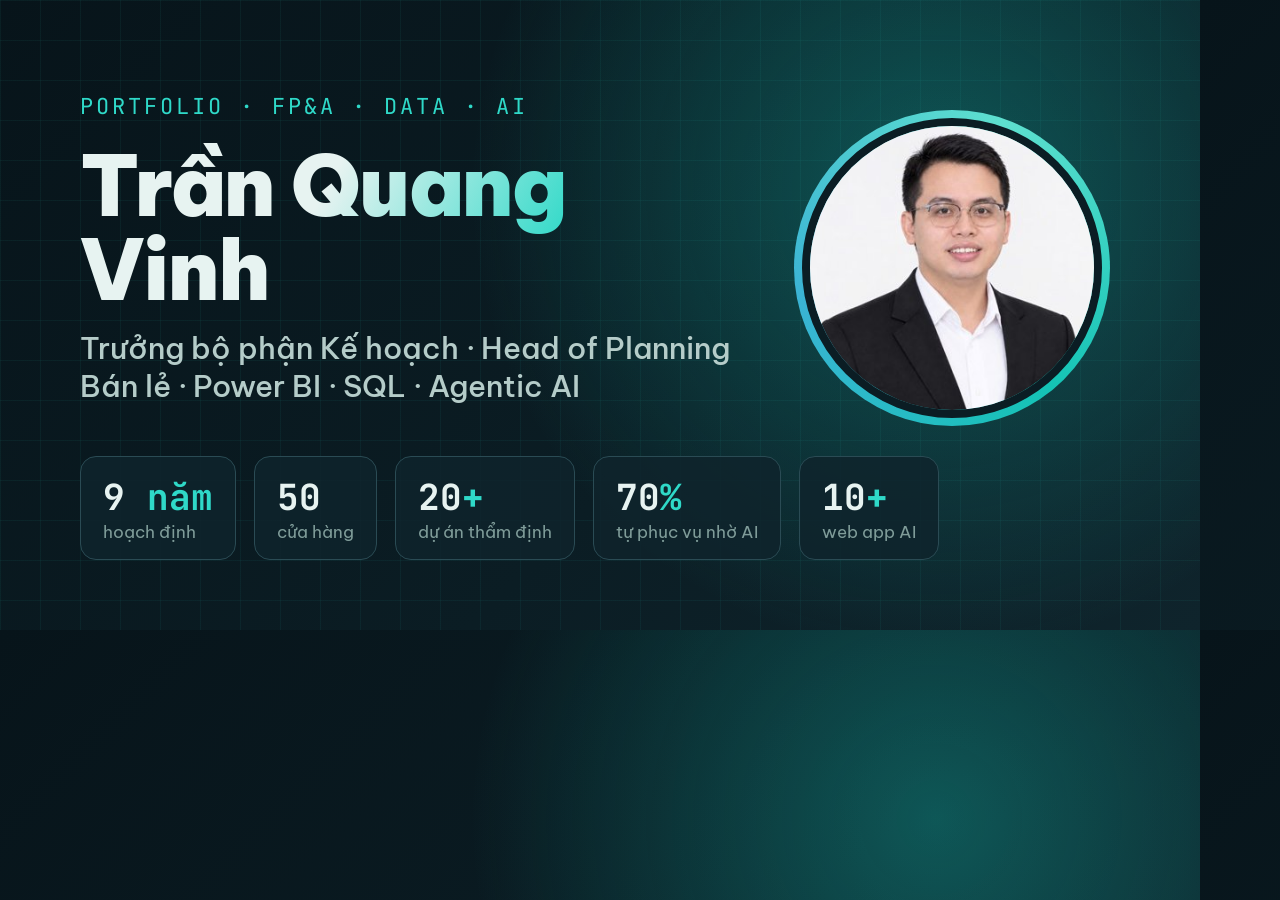
<file: tools/og.html>
<!doctype html>
<!-- Mẫu ảnh xem trước khi chia sẻ link (1200×630). Tạo lại: tools/make-og.bat -->
<html lang="vi"><head><meta charset="utf-8">
<link rel="stylesheet" href="https://fonts.googleapis.com/css2?family=Be+Vietnam+Pro:wght@500;700;900&family=JetBrains+Mono:wght@500;700&display=swap">
<style>
  html, body { margin: 0; width: 1200px; height: 630px; overflow: hidden; }
  body { font-family: "Be Vietnam Pro", Arial, sans-serif; color: #E7F3F1; position: relative;
    background: radial-gradient(circle at 78% 30%, rgba(20,195,181,.35), transparent 45%), linear-gradient(135deg, #07141A, #0B1D24 60%, #0F242C); }
  .grid { position: absolute; inset: 0; background-image: linear-gradient(rgba(47,217,200,.06) 1px, transparent 1px), linear-gradient(90deg, rgba(47,217,200,.06) 1px, transparent 1px); background-size: 40px 40px; }
  .txt { position: absolute; left: 80px; top: 92px; width: 680px; }
  .k { font-family: "JetBrains Mono", monospace; color: #2FD9C8; font-size: 22px; letter-spacing: 3px; }
  h1 { font-size: 84px; line-height: 1; margin: 22px 0 18px; font-weight: 900; letter-spacing: -2px; background: linear-gradient(120deg, #E7F3F1 35%, #2FD9C8 70%, #3BB3D4); -webkit-background-clip: text; color: transparent; }
  p { font-size: 30px; margin: 0; color: #B5CCC9; font-weight: 500; }
  .kpi { position: absolute; left: 80px; bottom: 70px; display: flex; gap: 18px; }
  .kpi div { padding: 16px 22px; border-radius: 16px; background: rgba(15,36,44,.85); border: 1px solid #2A4B54; }
  .kpi b { display: block; font-family: "JetBrains Mono", monospace; font-size: 36px; color: #E7F3F1; }
  .kpi b em { color: #2FD9C8; font-style: normal; }
  .kpi small { font-size: 17px; color: #7F9C99; }
  .ava { position: absolute; right: 90px; top: 110px; width: 300px; height: 300px; border-radius: 50%; padding: 8px; background: conic-gradient(from 140deg, #14C3B5, #3BB3D4, #5EE0CF, #14C3B5); }
  .ava img { width: 100%; height: 100%; border-radius: 50%; object-fit: cover; border: 8px solid #0B1D24; box-sizing: border-box; }
</style></head>
<body><div class="grid"></div>
<div class="txt"><div class="k">PORTFOLIO · FP&amp;A · DATA · AI</div><h1>Trần Quang Vinh</h1><p>Trưởng bộ phận Kế hoạch · Head of Planning<br>Bán lẻ · Power BI · SQL · Agentic AI</p></div>
<div class="ava"><img src="../web/assets/avatar.jpg" alt=""></div>
<div class="kpi"><div><b>9 <em>năm</em></b><small>hoạch định</small></div><div><b>50</b><small>cửa hàng</small></div><div><b>20<em>+</em></b><small>dự án thẩm định</small></div><div><b>70<em>%</em></b><small>tự phục vụ nhờ AI</small></div><div><b>10<em>+</em></b><small>web app AI</small></div></div>
</body></html>
</file>
<file: cv/cv.css>
/* CV Trần Quang Vinh — 2 trang A4. Trang 1: dải đầu tối có ảnh + liên hệ, dưới chia cột phụ (trái) và cột chính.
   Trang 2: dải tên mảnh, cùng lưới 2 cột. Xuất PDF: cv/make-pdf.bat */
@page { size: A4; margin: 0; }
:root {
  --ink: #12302D; --ink-2: #3D5956; --muted: #6C8582; --line: #D3E5E2;
  --dark: #0B2A2E; --dark-2: #12403F; --teal: #0E9C95; --teal-2: #14C3B5; --teal-soft: #E4F4F1;
  --side: #F3F8F7; --blue: #1C86A0;
}
* { box-sizing: border-box; margin: 0; padding: 0; }
html { -webkit-print-color-adjust: exact; print-color-adjust: exact; }
body { font-family: "Be Vietnam Pro", Arial, sans-serif; color: var(--ink); font-size: 8.55pt; line-height: 1.4; background: #8a9a98; }
.page { width: 210mm; height: 297mm; margin: 0 auto 8mm; background: #fff; overflow: hidden; position: relative; display: flex; flex-direction: column; page-break-after: always; break-after: page; }
.page:last-child { page-break-after: auto; break-after: auto; margin-bottom: 0; }
@media print { body { background: #fff; } .page { margin: 0; } }

/* Header trang 1 */
.hd { position: relative; display: flex; align-items: center; gap: 7mm; padding: 7.5mm 11mm 7mm 11mm; color: var(--ink); overflow: hidden;
  background: radial-gradient(ellipse 60% 120% at 95% 0%, rgba(20,195,181,.26), transparent 60%), radial-gradient(ellipse 45% 100% at 0% 100%, rgba(15,163,160,.14), transparent 60%), linear-gradient(120deg, #E4F4F1 0%, #F6FAF9 42%, #FFFFFF 64%, #EAF7F4 100%); border-bottom: 1px solid var(--line); }
.hd::after { content: ""; position: absolute; inset: auto 0 0 0; height: 1.4mm; background: linear-gradient(90deg, var(--teal), var(--teal-2) 55%, var(--blue)); }
.photo { width: 34mm; height: 34mm; border-radius: 50%; padding: 1.1mm; flex: none; background: conic-gradient(from 140deg, var(--teal-2), var(--blue), #5EE0CF, var(--teal-2)); box-shadow: 0 2mm 6mm rgba(14,156,149,.18); }
.photo img { width: 100%; height: 100%; border-radius: 50%; object-fit: cover; border: 1mm solid #fff; display: block; }
.hd-main { flex: 1; min-width: 0; }
.hd h1 { font-size: 25pt; font-weight: 800; letter-spacing: .6pt; line-height: 1.05; color: var(--dark); }
.hd .role { font-size: 12.5pt; font-weight: 700; color: var(--teal); margin-top: 1.6mm; }
.hd .tags { font-size: 8.6pt; color: var(--ink-2); margin-top: .8mm; letter-spacing: .2pt; }
.contacts { display: grid; grid-template-columns: auto auto; gap: 1.3mm 7mm; margin-top: 3.6mm; font-size: 8.3pt; color: var(--ink); }
.contacts span { display: flex; align-items: center; gap: 1.8mm; white-space: nowrap; }
.contacts svg { width: 3.4mm; height: 3.4mm; stroke: var(--teal); fill: none; stroke-width: 2; flex: none; }
.contacts a { color: inherit; text-decoration: none; }

/* Header trang 2 */
.hd2 { display: flex; align-items: center; justify-content: space-between; padding: 4.2mm 11mm; color: var(--ink); position: relative;
  background: linear-gradient(120deg, #E4F4F1 0%, #F6FAF9 50%, #EAF7F4 100%); border-bottom: 1px solid var(--line); }
.hd2::after { content: ""; position: absolute; inset: auto 0 0 0; height: .9mm; background: linear-gradient(90deg, var(--teal), var(--teal-2) 55%, var(--blue)); }
.hd2 b { font-size: 12pt; letter-spacing: .5pt; color: var(--dark); }
.hd2 b small { font-weight: 600; font-size: 8.6pt; color: var(--teal); margin-left: 2.5mm; letter-spacing: 0; }
.hd2 span { font-size: 7.8pt; color: var(--ink-2); }

/* Lưới thân trang */
.body { flex: 1; display: grid; grid-template-columns: 58mm 1fr; min-height: 0; }
.side { background: var(--side); padding: 6mm 5mm 6mm 7mm; border-right: 1px solid var(--line); display: flex; flex-direction: column; gap: 4.6mm; min-height: 0; }
.main { padding: 6mm 10mm 5mm 7mm; display: flex; flex-direction: column; gap: 3.6mm; min-height: 0; }

/* Tiêu đề mục */
h2 { font-size: 9.6pt; font-weight: 800; letter-spacing: 1.3pt; text-transform: uppercase; color: var(--dark); display: flex; align-items: center; gap: 2.2mm; margin-bottom: 2mm; }
h2::before { content: ""; width: 2.6mm; height: 2.6mm; border-radius: .7mm; background: var(--teal-2); flex: none; transform: rotate(45deg); }
.main h2::after { content: ""; flex: 1; height: 1px; background: var(--line); }
.side h2 { font-size: 8.3pt; letter-spacing: .7pt; white-space: nowrap; }

/* Cột phụ */
.bars { display: grid; gap: 1.6mm; }
.bar-row { display: grid; gap: .7mm; }
.bar-row div { display: flex; justify-content: space-between; font-size: 8.3pt; font-weight: 500; }
.bar-row small { color: var(--muted); font-size: 7.4pt; }
.bar { height: 1.4mm; border-radius: 1mm; background: #DCEBE8; overflow: hidden; }
.bar i { display: block; height: 100%; border-radius: inherit; background: linear-gradient(90deg, var(--teal), var(--teal-2)); }
.chips { display: flex; flex-wrap: wrap; gap: 1.2mm; }
.chip { font-size: 7.6pt; padding: .5mm 2.1mm; border-radius: 3mm; background: #fff; border: 1px solid var(--line); color: var(--ink-2); }
.list { list-style: none; display: grid; gap: 1.3mm; font-size: 8.3pt; }
.list li { display: flex; gap: 1.8mm; }
.list li::before { content: ""; width: 1.4mm; height: 1.4mm; border-radius: 50%; background: var(--teal); flex: none; margin-top: 1.5mm; }
.lang { display: grid; gap: 1.6mm; font-size: 8.3pt; }
.lang div { display: flex; justify-content: space-between; border-bottom: 1px dashed var(--line); padding-bottom: 1mm; }
.lang small { color: var(--muted); font-size: 7.8pt; }
.certs { display: grid; gap: 2mm; }
.cert b { display: block; font-size: 8.2pt; line-height: 1.3; font-weight: 600; }
.cert small { font-size: 7.4pt; color: var(--muted); }
.cert small em { font-style: normal; color: var(--teal); font-weight: 700; }
.qr-box { margin-top: auto; background: #fff; border: 1px solid var(--line); border-radius: 3mm; padding: 3.4mm; text-align: center; }
.qr-box img { width: 27mm; height: 27mm; display: block; margin: 0 auto 2mm; }
.qr-box b { display: block; font-size: 8.4pt; color: var(--dark); }
.qr-box a { font-size: 7.6pt; color: var(--teal); text-decoration: none; font-weight: 600; line-height: 1.3; display: block; }
.qr-box small { display: block; font-size: 7.2pt; color: var(--muted); margin-top: .8mm; }

/* Cột chính */
.summary { font-size: 8.7pt; color: var(--ink-2); text-align: justify; }
.summary b { color: var(--ink); }
.kpis { display: grid; grid-template-columns: repeat(5, 1fr); gap: 1.8mm; margin-top: 2.4mm; }
.kpi { border: 1px solid var(--line); border-radius: 2.4mm; padding: 2mm 2.2mm 1.9mm 2.8mm; background: linear-gradient(160deg, var(--teal-soft), #fff 75%); position: relative; overflow: hidden; }
.kpi::before { content: ""; position: absolute; inset: 0 auto 0 0; width: .9mm; background: var(--teal-2); }
.kpi i { display: block; font-style: normal; font-size: 6.1pt; font-weight: 800; letter-spacing: .6pt; text-transform: uppercase; color: var(--teal); margin-bottom: .3mm; }
.kpi b { display: block; font-size: 13.5pt; font-weight: 800; color: var(--dark); line-height: 1.1; }
.kpi b em { font-style: normal; color: var(--teal); }
.kpi span { font-size: 7pt; color: var(--ink-2); line-height: 1.25; display: block; margin-top: .4mm; }
.kpi.ai { background: radial-gradient(circle at 100% 0%, rgba(20,195,181,.35), transparent 55%), linear-gradient(150deg, var(--dark), var(--dark-2)); border-color: var(--dark); }
.kpi.ai i { color: #5EE0CF; }
.kpi.ai b { color: #fff; }
.kpi.ai b em { color: #5EE0CF; }
.kpi.ai span { color: #C9E3DF; }
.goal { margin-top: 2.2mm; font-size: 8.2pt; color: var(--ink-2); padding: 2mm 3mm; border-left: .8mm solid var(--teal-2); background: var(--teal-soft); border-radius: 0 2mm 2mm 0; }
.goal b { color: var(--teal); }

.job { position: relative; padding-left: 5mm; }
.job::before { content: ""; position: absolute; left: .9mm; top: 2mm; bottom: -2mm; width: .5mm; background: var(--line); }
.job:last-child::before { bottom: 0; }
.job::after { content: ""; position: absolute; left: 0; top: 1.2mm; width: 2.3mm; height: 2.3mm; border-radius: 50%; background: #fff; border: .6mm solid var(--teal); }
.job + .job { margin-top: 2.6mm; }
.job-hd { display: flex; justify-content: space-between; align-items: baseline; gap: 3mm; }
.job-role { font-size: 10pt; font-weight: 700; color: var(--dark); }
.job-date { font-size: 8.2pt; font-weight: 700; color: var(--teal); white-space: nowrap; }
.job-org { font-size: 8.5pt; font-weight: 600; color: var(--ink-2); margin-top: .2mm; }
.job-org small { font-weight: 400; color: var(--muted); }
.job-sum { font-size: 8.4pt; font-style: italic; color: var(--muted); margin-top: .8mm; }
.grp { font-size: 7.6pt; font-weight: 800; letter-spacing: .8pt; text-transform: uppercase; color: var(--teal); margin: 1.6mm 0 .5mm; }
ul.pts { list-style: none; display: grid; gap: .6mm; margin-top: 1mm; }
ul.pts li { position: relative; padding-left: 3.4mm; text-align: justify; }
ul.pts li::before { content: ""; position: absolute; left: .3mm; top: 1.7mm; width: 1.3mm; height: 1.3mm; background: var(--teal-2); transform: rotate(45deg); }
ul.pts li b { color: var(--dark); }
.co { margin-top: 2.6mm; padding-top: 2mm; border-top: 1px dashed var(--line); }
.co-hd { display: flex; justify-content: space-between; align-items: baseline; }
.co-hd b { font-size: 9.2pt; color: var(--dark); letter-spacing: .3pt; }
.co-hd small { font-size: 7.8pt; color: var(--muted); font-style: italic; }

.projects { display: grid; grid-template-columns: 1fr 1fr; gap: 2.4mm; }
.proj { border: 1px solid var(--line); border-radius: 2.4mm; padding: 2.4mm 3mm; }
.proj b { display: block; font-size: 8.6pt; color: var(--dark); }
.proj p { font-size: 7.9pt; color: var(--ink-2); line-height: 1.38; margin-top: .5mm; }
.proj em { font-style: normal; color: var(--teal); font-weight: 700; }
.edu { display: flex; justify-content: space-between; align-items: baseline; gap: 3mm; }
.edu b { font-size: 9.4pt; color: var(--dark); }
.edu span { font-size: 8.2pt; font-weight: 700; color: var(--teal); white-space: nowrap; }
.edu p { font-size: 8.5pt; color: var(--ink-2); }
.foot { margin-top: auto; font-size: 7.2pt; color: var(--muted); text-align: right; }
</file>
